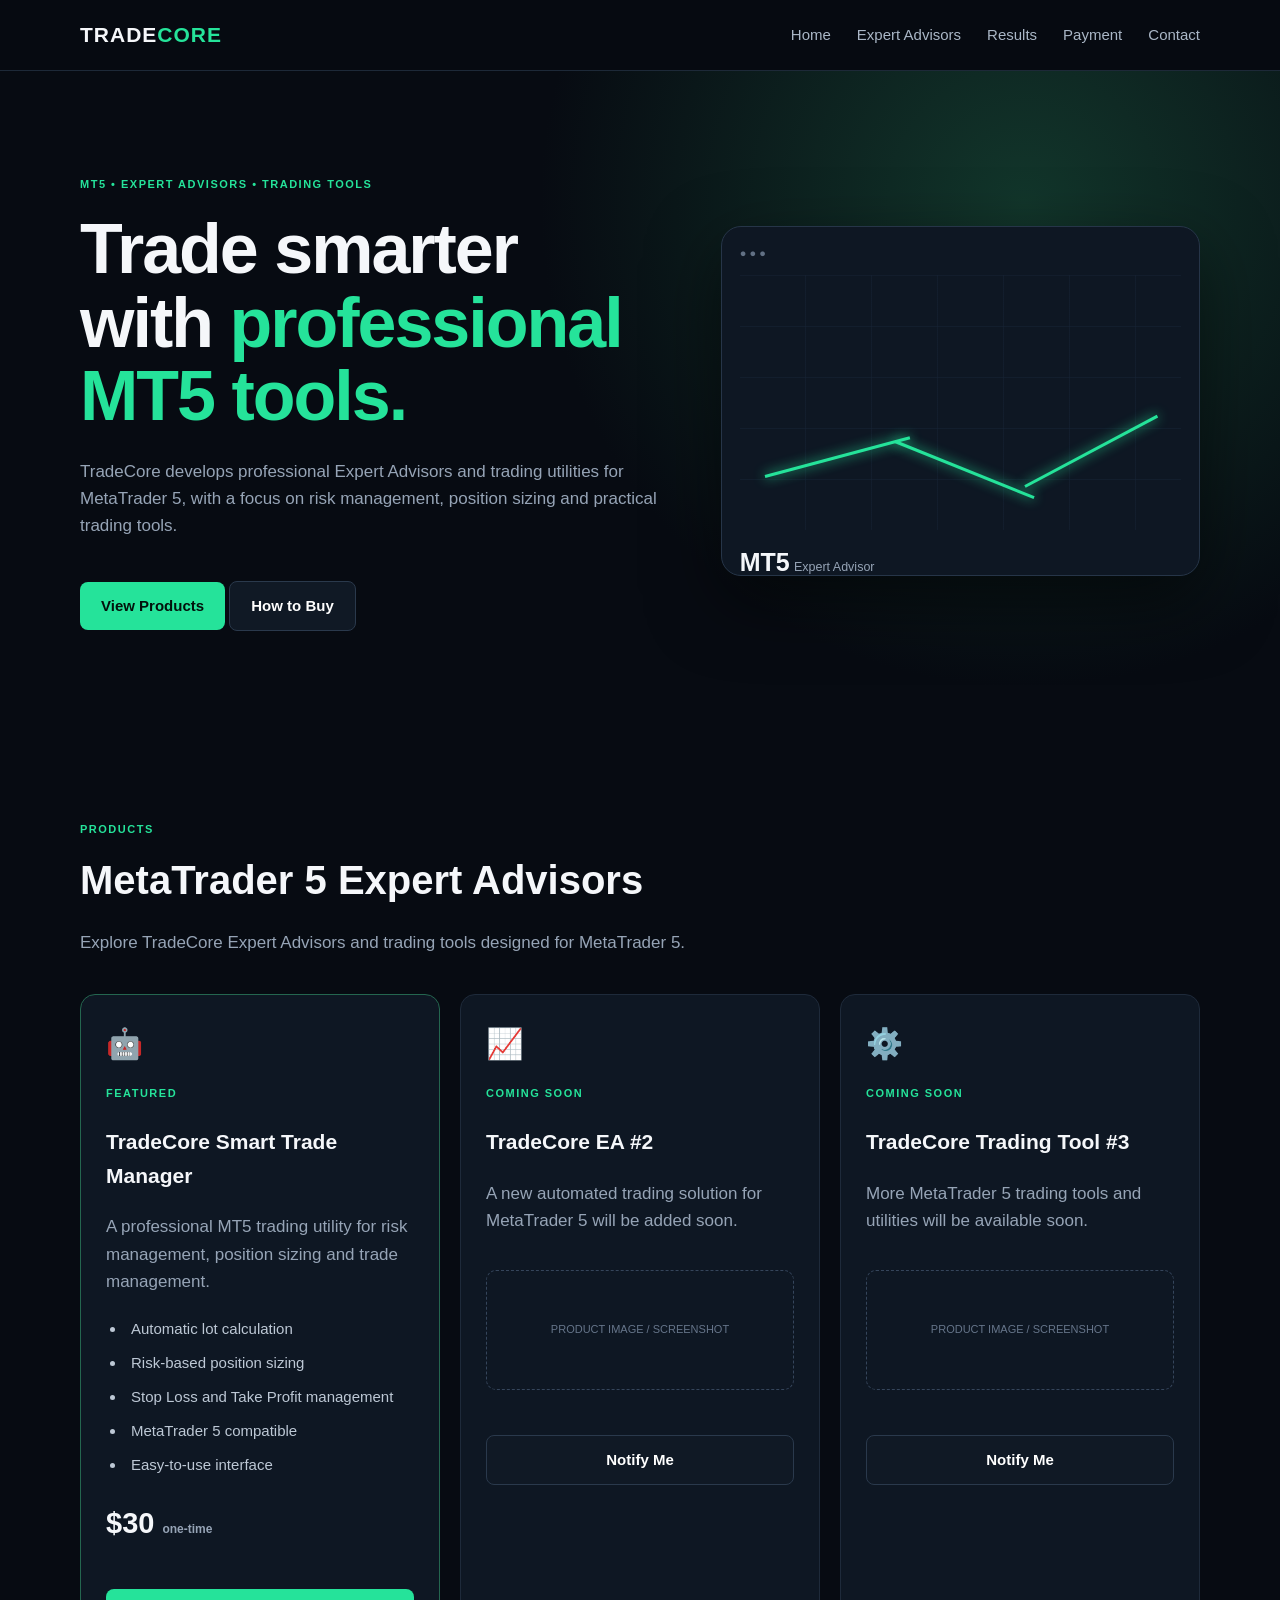
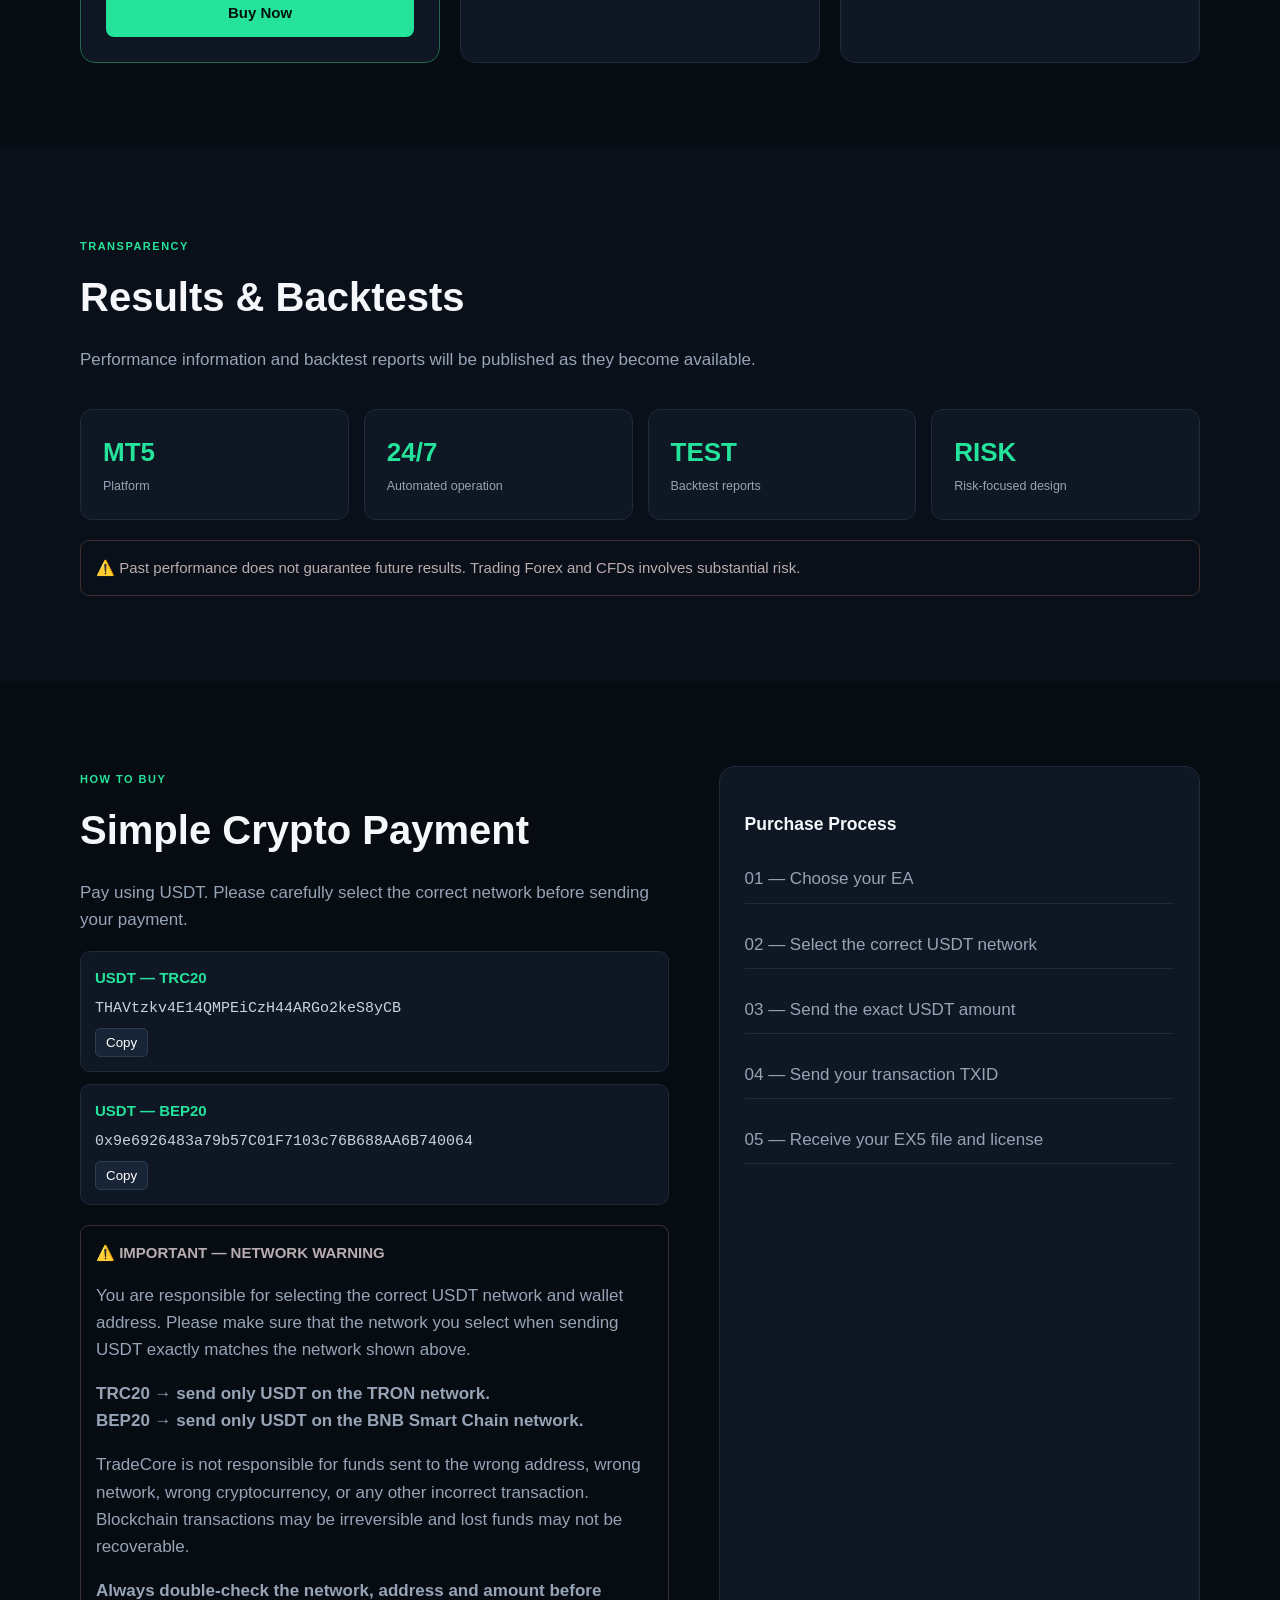
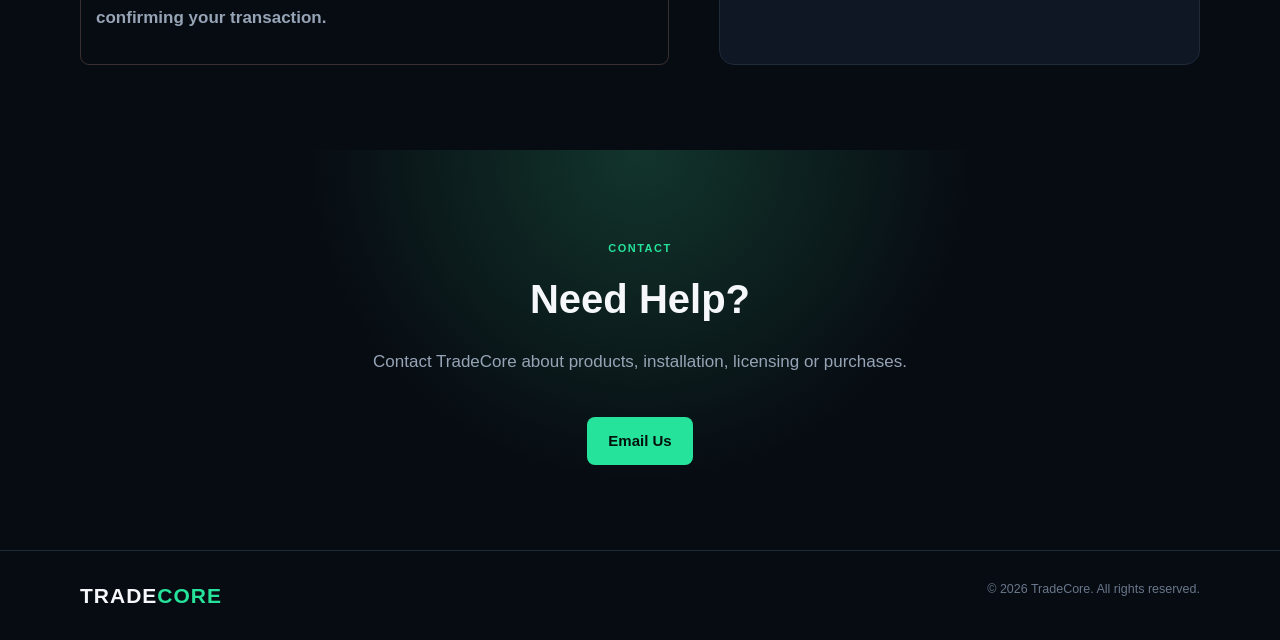
<file: index.html>
<!doctype html>
<html lang="en">

<head>

<meta charset="utf-8">

<meta name="viewport" content="width=device-width, initial-scale=1">

<title>TradeCore | MT5 Expert Advisors & Trading Tools</title>

<meta name="description" content="TradeCore provides professional MetaTrader 5 Expert Advisors, trading tools and risk management solutions for Forex traders.">

<meta name="keywords" content="MT5 Expert Advisor, MetaTrader 5 EA, Forex Expert Advisor, MT5 trading tools, risk management EA, trading software">

<meta name="robots" content="index, follow">

<link rel="canonical" href="https://mtrader1976.github.io/">

<meta property="og:type" content="website">
<meta property="og:title" content="TradeCore | MT5 Expert Advisors & Trading Tools">
<meta property="og:description" content="Professional MetaTrader 5 Expert Advisors and trading tools designed for Forex traders.">
<meta property="og:url" content="https://mtrader1976.github.io/">
<meta property="og:site_name" content="TradeCore">

<meta name="twitter:card" content="summary">
<meta name="twitter:title" content="TradeCore | MT5 Expert Advisors">
<meta name="twitter:description" content="Professional MetaTrader 5 Expert Advisors and trading tools.">


<!-- Organization Schema -->

<script type="application/ld+json">

{
  "@context": "https://schema.org",
  "@type": "Organization",
  "name": "TradeCore",
  "url": "https://mtrader1976.github.io/",
  "description": "Professional MetaTrader 5 Expert Advisors and trading tools."
}

</script>


<!-- Product Schema -->

<script type="application/ld+json">

{
  "@context": "https://schema.org",
  "@type": "Product",
  "name": "TradeCore Smart Trade Manager",
  "description": "Risk management, lot calculation and trade management tool for MetaTrader 5.",
  "brand": {
    "@type": "Brand",
    "name": "TradeCore"
  },
  "offers": {
    "@type": "Offer",
    "price": "30",
    "priceCurrency": "USD",
    "availability": "https://schema.org/InStock"
  }
}

</script>


<link rel="stylesheet" href="style.css">

</head>


<body>


<!-- ================= HEADER ================= -->

<header>

<div class="nav">

<a class="logo" href="#home">
TRADE<span>CORE</span>
</a>


<button onclick="menu()" aria-label="Open navigation menu">
☰
</button>


<nav id="nav">

<a href="#home">Home</a>

<a href="#products">Expert Advisors</a>

<a href="#results">Results</a>

<a href="#payment">Payment</a>

<a href="#contact">Contact</a>

</nav>

</div>

</header>



<!-- ================= HERO ================= -->

<section id="home" class="hero">

<div class="wrap heroGrid">


<div>

<label>
MT5 • EXPERT ADVISORS • TRADING TOOLS
</label>


<h1>

Trade smarter with

<span>
professional MT5 tools.
</span>

</h1>


<p>

TradeCore develops professional Expert Advisors and trading utilities for MetaTrader 5, with a focus on risk management, position sizing and practical trading tools.

</p>


<a class="btn" href="#products">
View Products
</a>


<a class="btn ghost" href="#payment">
How to Buy
</a>

</div>



<div class="terminal">

<div class="dots">
● ● ●
</div>


<div class="chart">

<i></i>
<i></i>
<i></i>

</div>


<b>
MT5
</b>

<small>
Expert Advisor
</small>

</div>


</div>

</section>



<!-- ================= PRODUCTS ================= -->

<section id="products" class="section">

<div class="wrap">


<label>
PRODUCTS
</label>


<h2>
MetaTrader 5 Expert Advisors
</h2>


<p>
Explore TradeCore Expert Advisors and trading tools designed for MetaTrader 5.
</p>



<div class="cards">



<!-- PRODUCT 1 -->

<article class="card featured">


<div class="icon">
🤖
</div>


<em>
FEATURED
</em>


<h3>
TradeCore Smart Trade Manager
</h3>


<p>

A professional MT5 trading utility for risk management, position sizing and trade management.

</p>


<ul>

<li>
Automatic lot calculation
</li>

<li>
Risk-based position sizing
</li>

<li>
Stop Loss and Take Profit management
</li>

<li>
MetaTrader 5 compatible
</li>

<li>
Easy-to-use interface
</li>

</ul>


<strong class="price">

$30

<small>
one-time
</small>

</strong>


<a class="btn full" href="#payment">
Buy Now
</a>


</article>



<!-- PRODUCT 2 -->

<article class="card">


<div class="icon">
📈
</div>


<em>
COMING SOON
</em>


<h3>
TradeCore EA #2
</h3>


<p>

A new automated trading solution for MetaTrader 5 will be added soon.

</p>


<div class="placeholder">
PRODUCT IMAGE / SCREENSHOT
</div>


<a class="btn ghost full" href="#contact">
Notify Me
</a>


</article>



<!-- PRODUCT 3 -->

<article class="card">


<div class="icon">
⚙️
</div>


<em>
COMING SOON
</em>


<h3>
TradeCore Trading Tool #3
</h3>


<p>

More MetaTrader 5 trading tools and utilities will be available soon.

</p>


<div class="placeholder">
PRODUCT IMAGE / SCREENSHOT
</div>


<a class="btn ghost full" href="#contact">
Notify Me
</a>


</article>



</div>

</div>

</section>



<!-- ================= RESULTS ================= -->

<section id="results" class="section dark">

<div class="wrap">


<label>
TRANSPARENCY
</label>


<h2>
Results & Backtests
</h2>


<p>

Performance information and backtest reports will be published as they become available.

</p>



<div class="stats">


<div>

<b>
MT5
</b>

<small>
Platform
</small>

</div>



<div>

<b>
24/7
</b>

<small>
Automated operation
</small>

</div>



<div>

<b>
TEST
</b>

<small>
Backtest reports
</small>

</div>



<div>

<b>
RISK
</b>

<small>
Risk-focused design
</small>

</div>


</div>



<div class="warning">

⚠️ Past performance does not guarantee future results. Trading Forex and CFDs involves substantial risk.

</div>


</div>

</section>



<!-- ================= PAYMENT ================= -->

<section id="payment" class="section">

<div class="wrap payment">


<div>


<label>
HOW TO BUY
</label>


<h2>
Simple Crypto Payment
</h2>


<p>

Pay using USDT. Please carefully select the correct network before sending your payment.

</p>



<!-- TRC20 -->

<div class="wallet">

<b>
USDT — TRC20
</b>


<code id="trc">
THAVtzkv4E14QMPEiCzH44ARGo2keS8yCB
</code>


<button onclick="copy('trc')">
Copy
</button>


</div>



<!-- BEP20 -->

<div class="wallet">

<b>
USDT — BEP20
</b>


<code id="bep">
0x9e6926483a79b57C01F7103c76B688AA6B740064
</code>


<button onclick="copy('bep')">
Copy
</button>


</div>



<!-- NETWORK WARNING -->

<div class="warning">


<strong>
⚠️ IMPORTANT — NETWORK WARNING
</strong>


<p>

You are responsible for selecting the correct USDT network and wallet address.

Please make sure that the network you select when sending USDT exactly matches the network shown above.

</p>


<p>

<strong>
TRC20 → send only USDT on the TRON network.
</strong>

<br>

<strong>
BEP20 → send only USDT on the BNB Smart Chain network.
</strong>

</p>


<p>

TradeCore is not responsible for funds sent to the wrong address, wrong network, wrong cryptocurrency, or any other incorrect transaction.

Blockchain transactions may be irreversible and lost funds may not be recoverable.

</p>


<p>

<strong>
Always double-check the network, address and amount before confirming your transaction.
</strong>

</p>


</div>


</div>



<!-- PURCHASE PROCESS -->

<div class="steps">


<h3>
Purchase Process
</h3>


<p>
01 — Choose your EA
</p>


<p>
02 — Select the correct USDT network
</p>


<p>
03 — Send the exact USDT amount
</p>


<p>
04 — Send your transaction TXID
</p>


<p>
05 — Receive your EX5 file and license
</p>


</div>


</div>

</section>



<!-- ================= CONTACT ================= -->

<section id="contact" class="section contact">

<div class="wrap">


<label>
CONTACT
</label>


<h2>
Need Help?
</h2>


<p>

Contact TradeCore about products, installation, licensing or purchases.

</p>


<a class="btn" href="mailto:ecerw2022@gmail.com">
Email Us
</a>


</div>

</section>



<!-- ================= FOOTER ================= -->

<footer>

<div class="wrap">


<span class="logo">

TRADE<span>CORE</span>

</span>


<small>

© 2026 TradeCore. All rights reserved.

</small>


</div>

</footer>



<script src="script.js"></script>


</body>

</html>
</file>
<file: style.css>
*{box-sizing:border-box}html{scroll-behavior:smooth}body{margin:0;background:#070b12;color:#f5f7fa;font:15px/1.6 Arial,sans-serif}a{text-decoration:none;color:inherit}.wrap{width:min(1120px,92%);margin:auto}header{position:sticky;top:0;z-index:5;background:#070b12ee;border-bottom:1px solid #1d2938}.nav{height:70px;width:min(1120px,92%);margin:auto;display:flex;align-items:center;justify-content:space-between}.logo{font-size:21px;font-weight:900;letter-spacing:1px}.logo span,h1 span{color:#25e39a}nav{display:flex;gap:26px}nav a{color:#aab7c7}nav a:hover{color:#25e39a}button{cursor:pointer}header button{display:none;background:none;border:0;color:white;font-size:25px}.hero{padding:100px 0;background:radial-gradient(circle at 80% 20%,#12362b,#070b12 42%)}.heroGrid{display:grid;grid-template-columns:1.1fr .9fr;gap:55px;align-items:center}label,em{color:#25e39a;font-size:11px;font-weight:800;letter-spacing:1.5px;font-style:normal}h1{font-size:clamp(42px,6vw,70px);line-height:1.05;letter-spacing:-2px;margin:18px 0 24px}h2{font-size:40px;margin:8px 0}p{color:#96a4b6;font-size:17px}.btn{display:inline-block;background:#25e39a;color:#03120c;font-weight:800;padding:12px 21px;border-radius:8px;margin-top:25px}.btn.ghost{background:#101925;color:#fff;border:1px solid #2a394c}.terminal{height:350px;border:1px solid #263548;border-radius:20px;background:#0e1723;padding:18px;box-shadow:0 25px 70px #0008}.dots{color:#617084;font-size:11px}.chart{height:255px;margin-top:12px;background:repeating-linear-gradient(0deg,transparent 0 50px,#172436 51px),repeating-linear-gradient(90deg,transparent 0 65px,#172436 66px);position:relative;overflow:hidden}.chart i{position:absolute;height:3px;background:#25e39a;box-shadow:0 0 12px #25e39a;width:150px;transform-origin:left}.chart i:nth-child(1){left:25px;top:200px;transform:rotate(-15deg)}.chart i:nth-child(2){left:155px;top:165px;transform:rotate(22deg)}.chart i:nth-child(3){left:285px;top:210px;transform:rotate(-28deg)}.terminal>b{display:inline-block;margin-top:12px;font-size:25px}.terminal small{color:#96a4b6}.section{padding:85px 0}.dark{background:#0a1019}.cards{display:grid;grid-template-columns:repeat(3,1fr);gap:20px;margin-top:38px}.card{background:#0e1723;border:1px solid #1e2a3a;border-radius:15px;padding:25px}.featured{border-color:#24664f}.icon{font-size:30px;margin-bottom:12px}.card h3{font-size:21px}.card p{min-height:70px}.card ul{padding-left:20px;color:#bdc8d5}.card li{padding:5px}.price{display:block;font-size:29px;margin:18px 0}.price small{font-size:12px;color:#96a4b6}.full{width:100%;text-align:center}.placeholder{height:120px;border:1px dashed #35455b;border-radius:10px;display:grid;place-items:center;color:#66758a;margin:20px 0;font-size:11px}.stats{display:grid;grid-template-columns:repeat(4,1fr);gap:15px;margin-top:35px}.stats div{background:#0e1723;border:1px solid #1e2a3a;border-radius:12px;padding:22px}.stats b{display:block;color:#25e39a;font-size:26px}.stats small{color:#96a4b6}.warning{margin-top:20px;padding:15px;border:1px solid #3b3030;color:#b9adaf;border-radius:9px}.payment{display:grid;grid-template-columns:1.1fr .9fr;gap:50px}.wallet{background:#0e1723;border:1px solid #1e2a3a;border-radius:10px;padding:14px;margin:12px 0}.wallet b{display:block;color:#25e39a}.wallet code{display:block;overflow:hidden;text-overflow:ellipsis;white-space:nowrap;color:#c9d3df;margin:7px 0}.wallet button{background:#182536;border:1px solid #2c3c50;color:white;border-radius:5px;padding:6px 10px}.steps{background:#0e1723;border:1px solid #1e2a3a;border-radius:15px;padding:25px}.steps p{border-bottom:1px solid #1e2a3a;padding:10px 0}.contact{text-align:center;background:radial-gradient(circle at 50% 0,#12352c,#070b12 45%)}footer{border-top:1px solid #1e2a3a;padding:28px 0}footer .wrap{display:flex;justify-content:space-between}footer small{color:#68778b}@media(max-width:800px){nav{display:none;position:absolute;top:70px;left:0;right:0;background:#070b12;padding:20px;flex-direction:column}nav.open{display:flex}header button{display:block}.heroGrid,.payment{grid-template-columns:1fr}.cards{grid-template-columns:1fr}.stats{grid-template-columns:1fr 1fr}.hero{padding:65px 0}.terminal{height:300px}.chart{height:205px}footer .wrap{flex-direction:column;gap:10px}}
</file>
